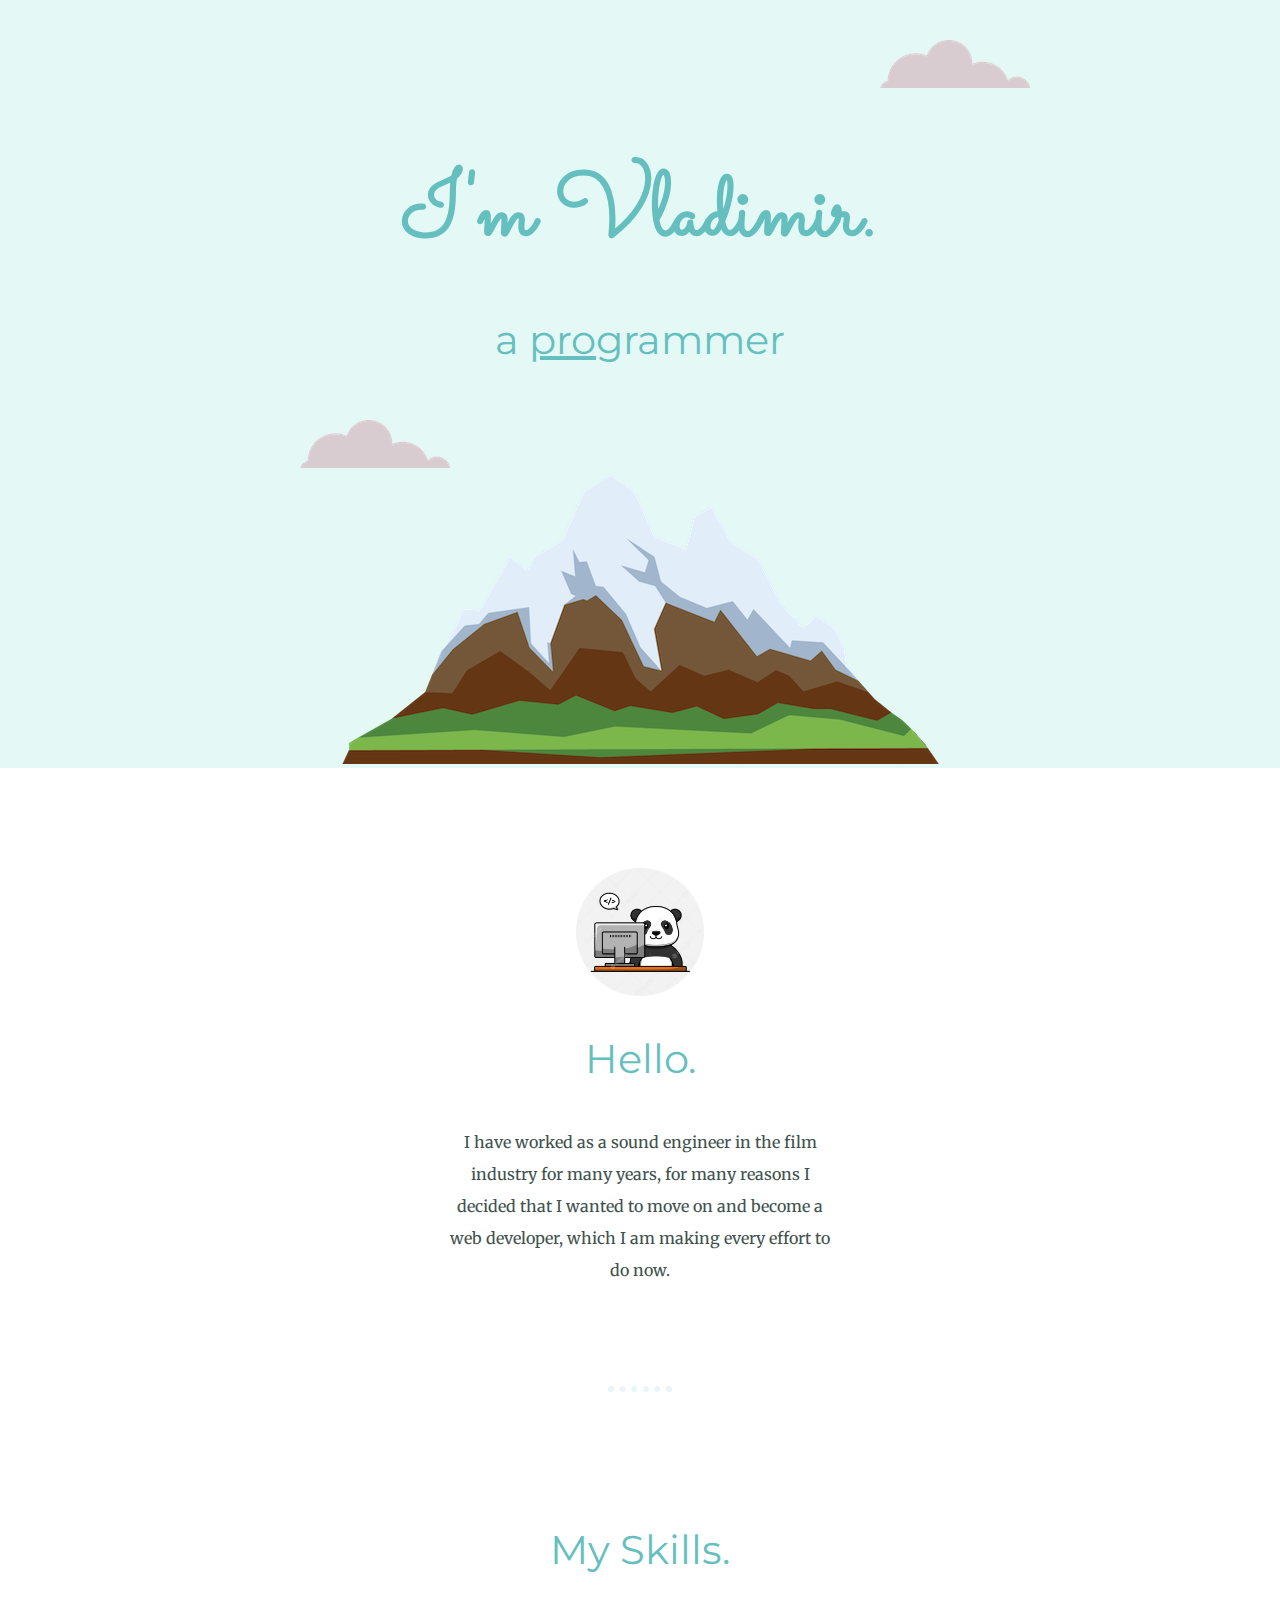
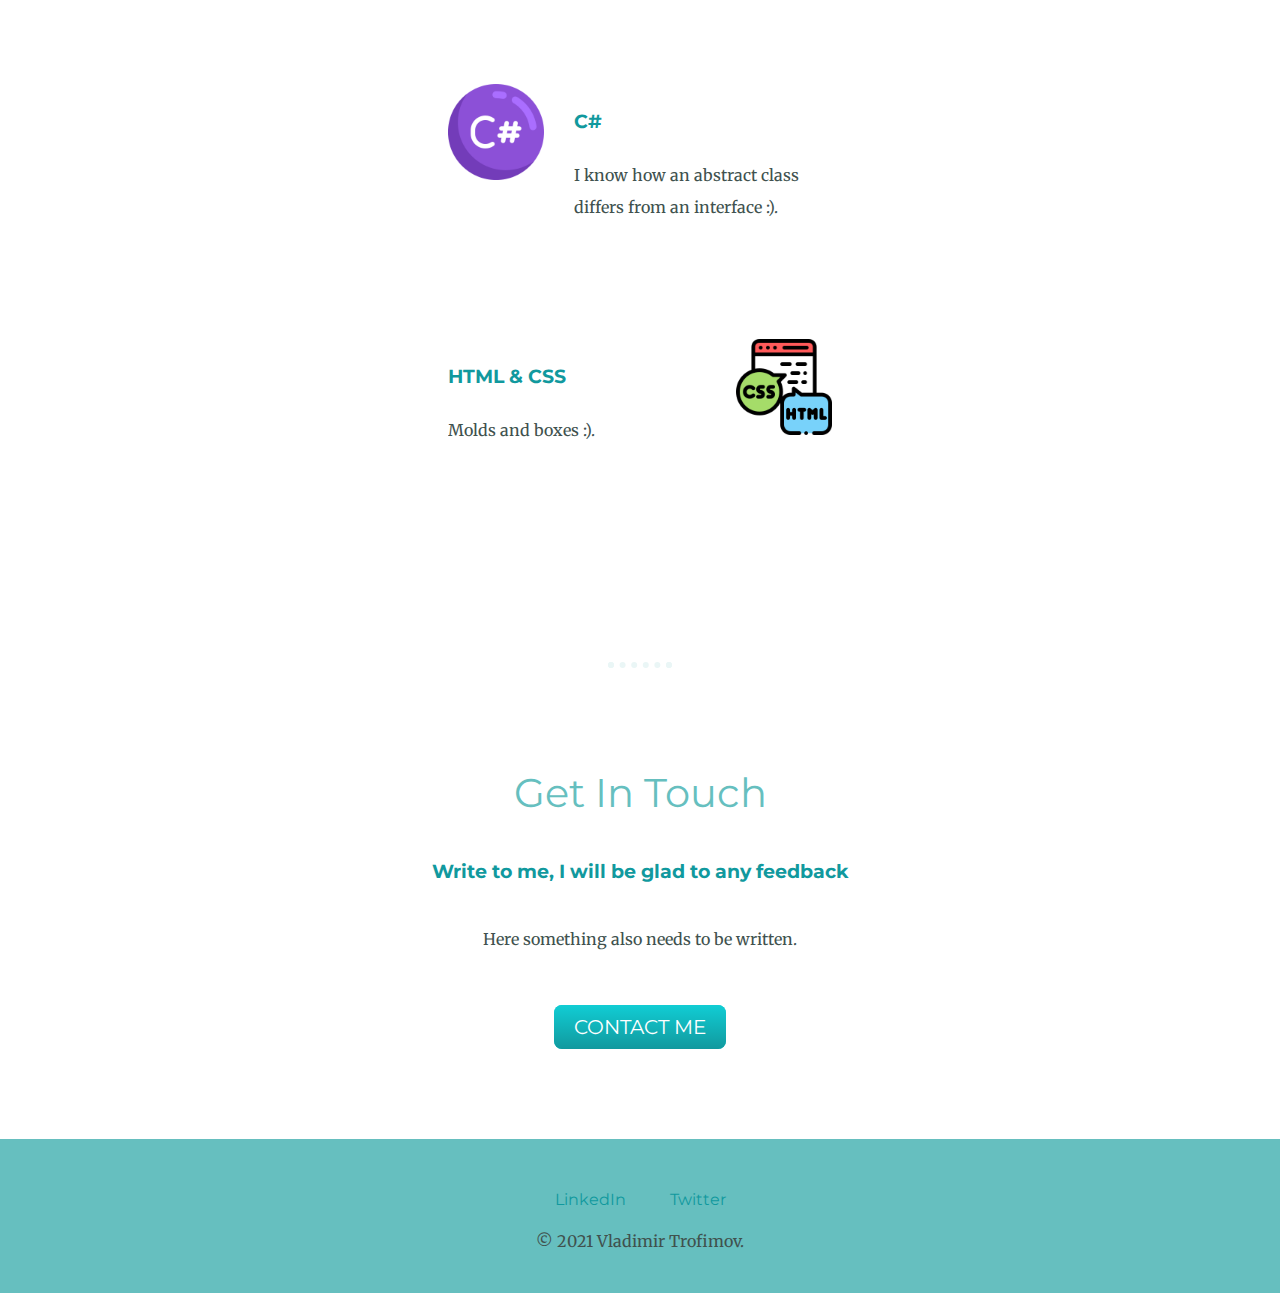
<file: CSS - My Site/index.html>
<!DOCTYPE html>
<html lang="en" dir="ltr">
  <head>
    <meta charset="utf-8">
    <title>Vladimir Trofimov</title>
    <link rel="stylesheet" href="css/styles.css">
    <link rel="icon" href="images/favicon.ico">
<link href="https://fonts.googleapis.com/css2?family=Merriweather:wght@300&family=Montserrat:wght@100&family=Sacramento&display=swap" rel="stylesheet">
  </head>

  <body>
    <div class="top-container">
      <img class = "top-cloud"src="images/cloud.png" alt="cloud-img">
      <h1>I'm Vladimir.</h1>
      <h2>a <span class = "pro">pro</span>grammer</h2>
      <img class = "bottom-cloud" src="images/cloud.png" alt="cloud-img">
      <img src="images/mountain.png" alt="mountain-img">
    </div>
    <div class="middle-container">
      <div class="profile">
        <img src="images/Panda.png" alt="Panda-img" width="10%">
        <h2>Hello.</h2>
        <p class="intro">I have worked as a sound engineer in the film industry for many years, for many reasons I decided that I wanted to move on and become a web developer, which I am making every effort to do now.</p>
      </div>
      <hr>
      <div class="skills">
        <h2>My Skills.</h2>
        <div class="skill-row">
          <img class="sharp-img" src="images/Csharp.png" alt="C#-img">
          <h3>C#</h3>
          <p class="code-skill-description">I know how an abstract class differs from an interface :).</p>
        </div>
        <div class="skill-row">
          <img class="hs-img" src="images/HTMLCSS.png" alt="html/css-img">
          <h3>HTML & CSS</h3>
          <p class="hs-skill-description">Molds and boxes :).</p>
        </div>
      </div>
      <hr>
      <div class="contact-me">
        <h2>Get In Touch</h2>
        <h3>Write to me, I will be glad to any feedback</h3>
        <p class="contact-message">Here something also needs to be written.</p>
        <a class="btn" href="Panda@pandamail.com">CONTACT ME</a>
      </div>
    </div>


    <div class="bottom-container">
      <a class="footer-link" href="https://www.linkedin.com/">LinkedIn</a>
      <a class="footer-link" href="https://twitter.com/">Twitter</a>
      <p>© 2021 Vladimir Trofimov.</p>
    </div>


  </body>
</html>
</file>
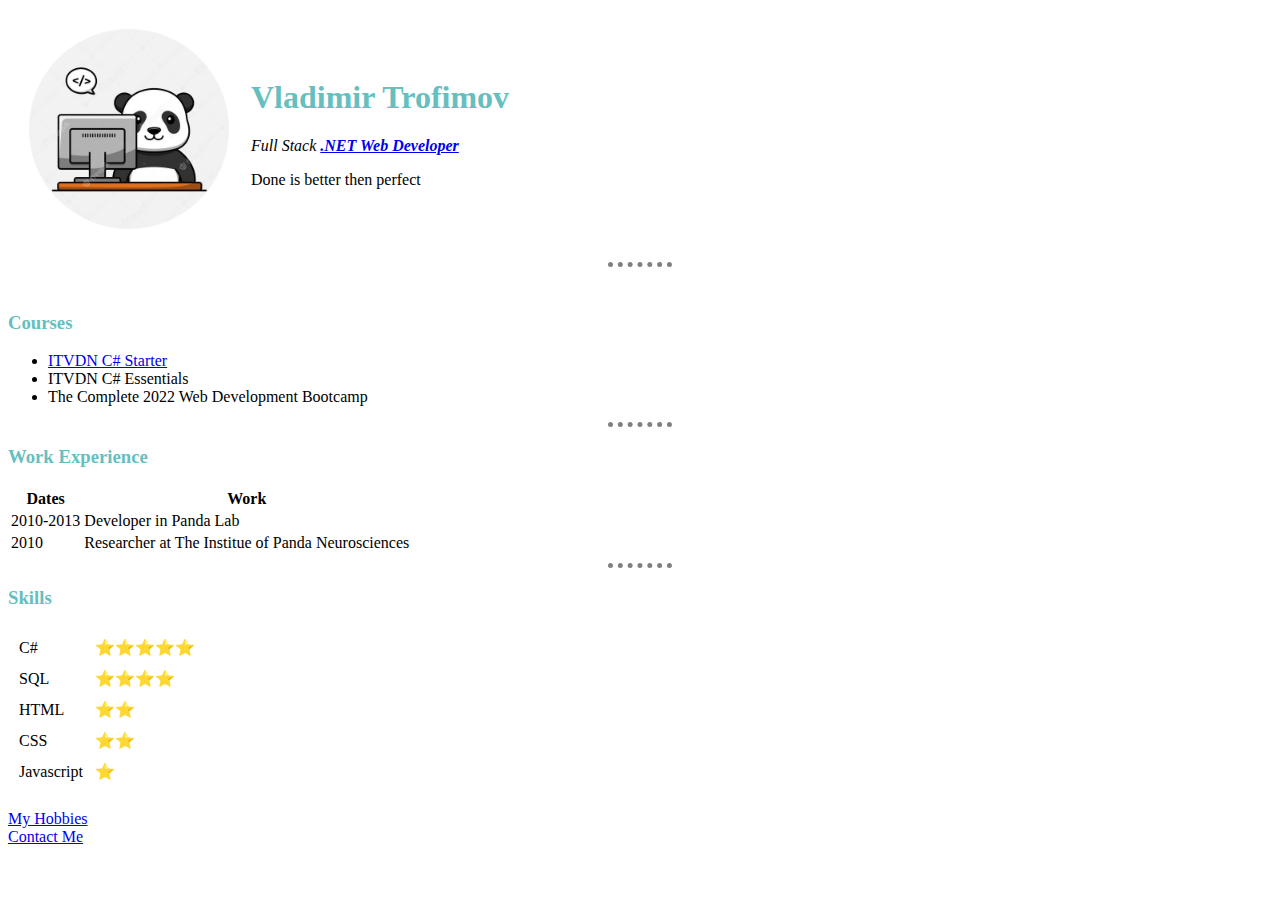
<file: HTML - Personal Site/index.html>
<!DOCTYPE html>
<html>

<head>
  <meta charset="utf-8">
  <title>ⓥMy Personal Siteⓥ</title>
  <link rel="stylesheet" href="css/style.css">

</head>

<body>
  <table cellspacing="20">
    <tr>
      <td><img src="images/Panda.png" alt="Vladimir profile picture"></td>
      <td>
        <h1>Vladimir Trofimov</h1>
        <p><em>Full Stack <strong><a href="https://dotnet.microsoft.com/apps/aspnet">.NET Web Developer</a></strong></em></p>
        <p>Done is better then perfect</p>
      </td>
    </tr>
  </table>
  <hr>
  <br>
  <h3>Courses</h3>
  <ul>
    <li><a href="https://itvdn.com/ru/video/procedural-programming-csharp">ITVDN C# Starter</a></li>
    <li>ITVDN C# Essentials</li>
    <li>The Complete 2022 Web Development Bootcamp</li>
  </ul>
  <hr>
  <h3>Work Experience</h3>
  <table>
    <thead>
      <tr>
        <th>Dates</th>
        <th>Work</th>
      </tr>
    </thead>
    <tbody>
    </tbody>
    <tfoot>
    </tfoot>
    <tr>
      <td>2010-2013</td>
      <td>Developer in Panda Lab</td>
    </tr>
    <tr>
      <td>2010</td>
      <td>Researcher at The Institue of Panda Neurosciences</td>
    </tr>
  </table>
  <hr>
  <h3>Skills</h3>
  <table cellspacing="10">
    <tr>
      <td>C#</td>
      <td>⭐⭐⭐⭐⭐</td>
    </tr>
    <tr>
      <td>SQL</td>
      <td>⭐⭐⭐⭐</td>
    </tr>
    <tr>
      <td>HTML</td>
      <td>⭐⭐</td>
    </tr>
    <tr>
      <td>CSS</td>
      <td>⭐⭐</td>
    </tr>
    <tr>
      <td>Javascript</td>
      <td>⭐</td>
    </tr>
  </table>
  <br>
  <a href="hobbies.html">My Hobbies</a>
  <br>
  <a href="contacts.html">Contact Me</a>
</body>

</html>
</file>
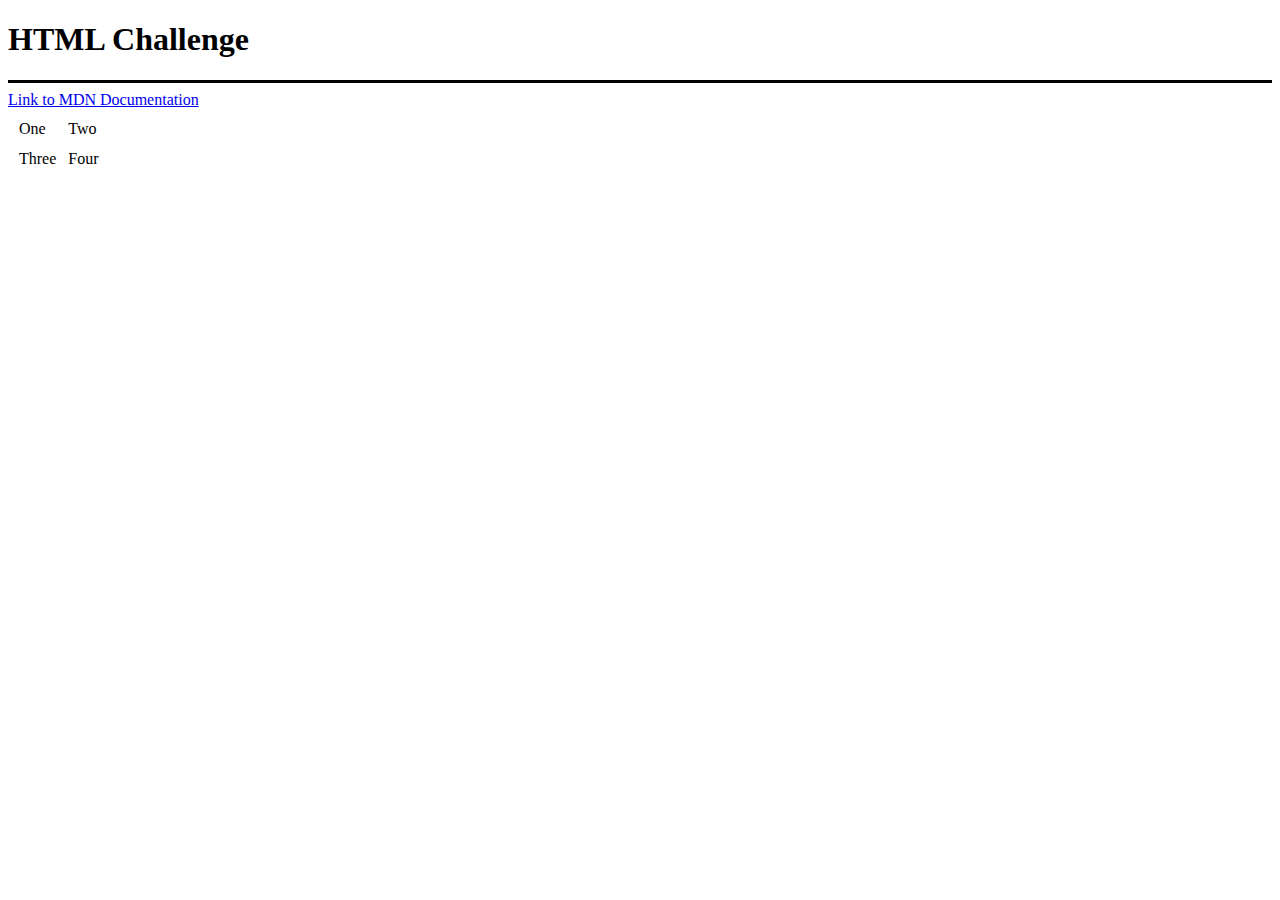
<file: HTML - Personal Site/Coding Exercise 1.html>
<!DOCTYPE html>
<html lang="en" dir="ltr">
  <head>
    <meta charset="utf-8">
    <title></title>
  </head>
  <body>
    <h1>HTML Challenge</h1>
    <hr size="3" color="black">
    <a href="https://developer.mozilla.org/en-US/">Link to MDN Documentation</a>
    <table cellspacing="10">
      <tr>
        <td>One</td>
        <td>Two</td>
      </tr>
      <tr>
        <td>Three</td>
        <td>Four</td>
    </table>
  </body>
</html>
</file>
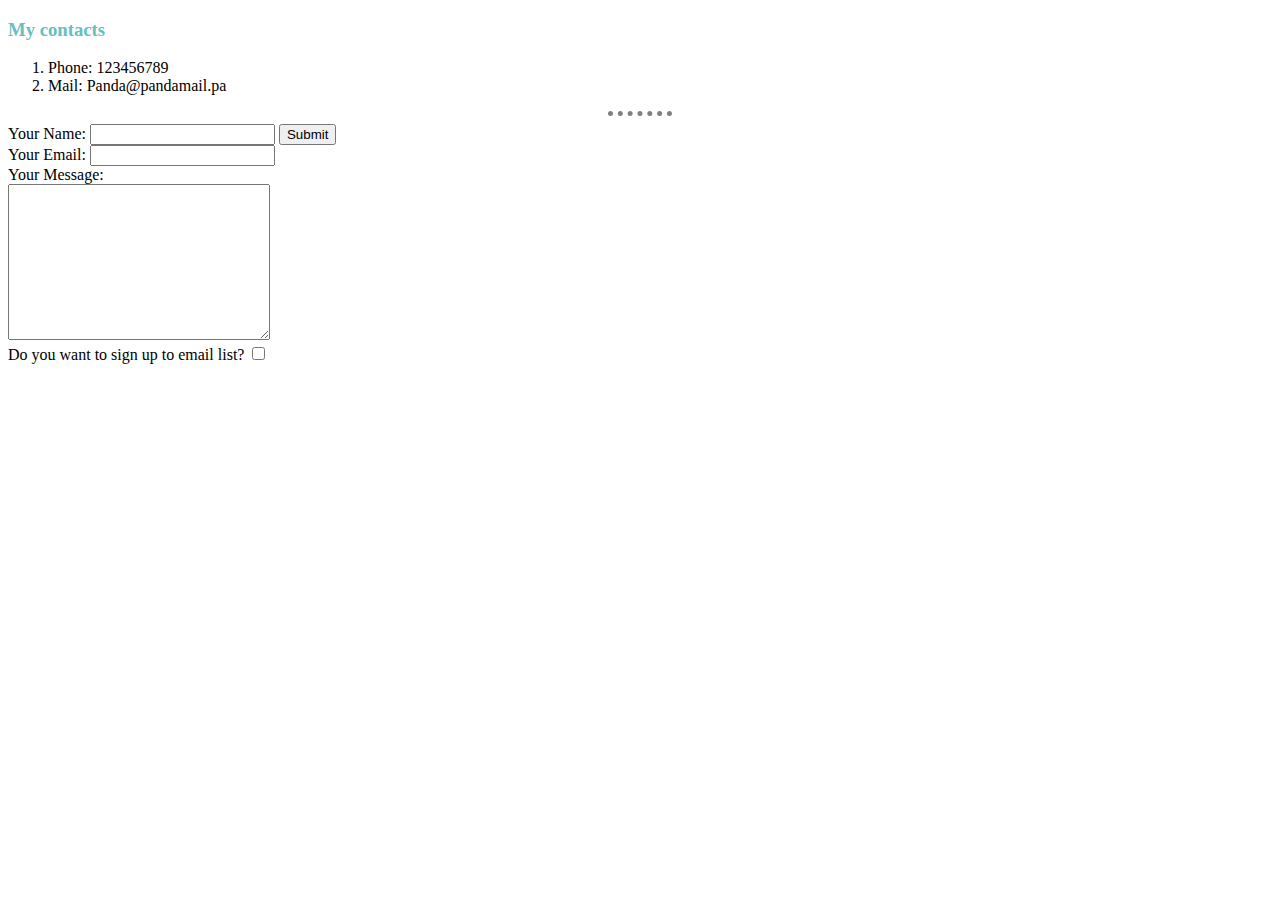
<file: HTML - Personal Site/contacts.html>
<!DOCTYPE html>
<html lang="en" dir="ltr">
  <head>
    <meta charset="utf-8">
    <title></title>
  </head>
  <body>
    <h3>My contacts</h3>
    <link rel="stylesheet" href="css/style.css">
    <ol>
      <li>Phone: 123456789</li>
      <li>Mail: Panda@pandamail.pa</li>
    </ol>
    <hr>
    <form class="" action="mailto:info@pandamail.com" method="post" enctype="text/plain">
      <label>Your Name:</label>
      <input type="text" name="yourName" value="">
      <!--<input type="color" name="" value=""> -->
      <input type="submit" name="">
      <br>
      <label>Your Email:</label>
      <input type="email" name="yourEmail" value=""><br>
      <label>Your Message:</label><br>
      <textarea name="yourName" rows="10" cols="30"></textarea><br>
      <label>Do you want to sign up to email list?</label>
      <input type="checkbox" name="" value=""><br>


    </form>
  </body>
</html>
</file>
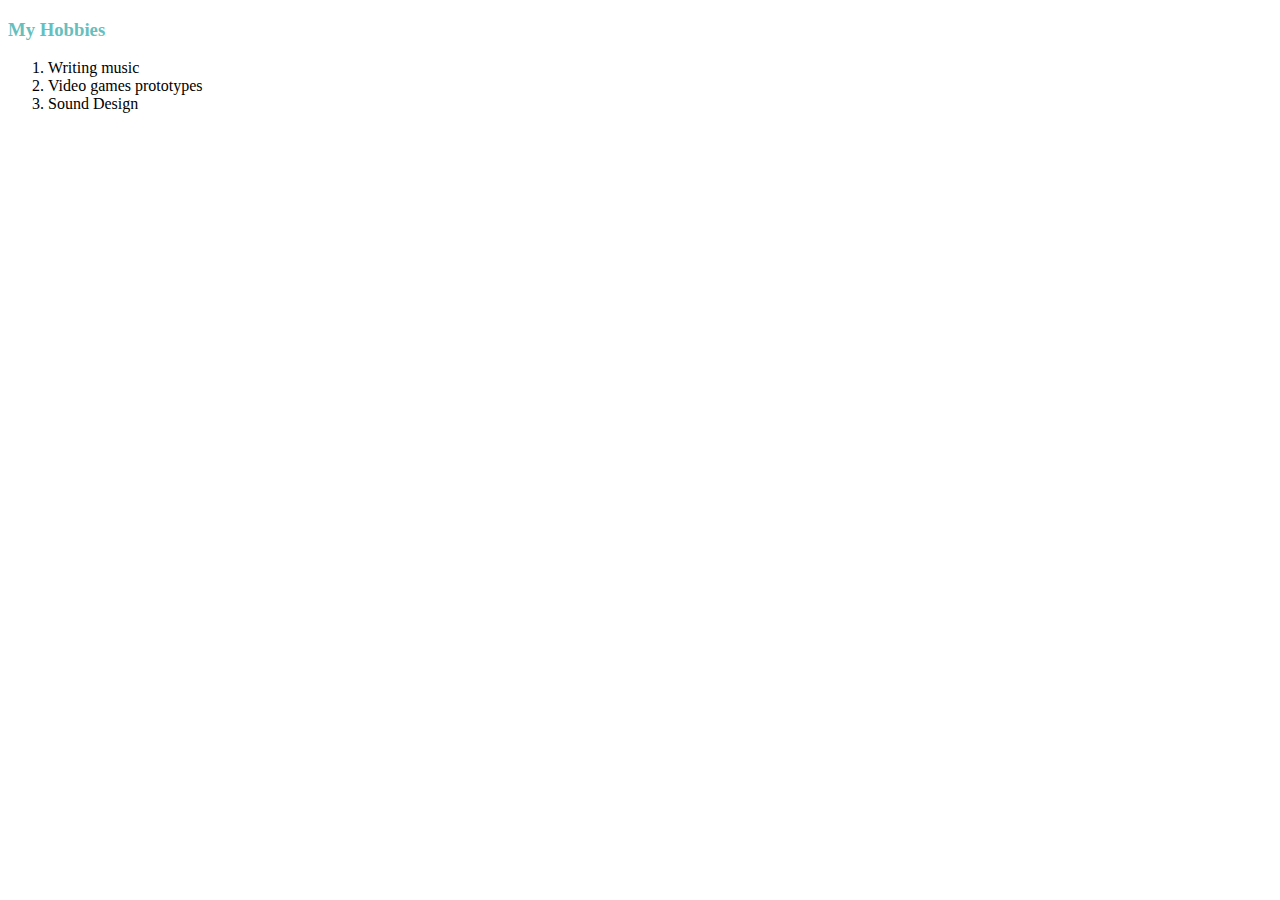
<file: HTML - Personal Site/hobbies.html>
<!DOCTYPE html>
<html lang="en" dir="ltr">
  <head>
    <meta charset="utf-8">
    <title>My Hobbies</title>
    <link rel="stylesheet" href="css/style.css">
  </head>
  <body>
    <h3>My Hobbies</h3>
    <ol>
      <li>Writing music</li>
      <li>Video games prototypes</li>
      <li>Sound Design</li>
    </ol>
  </body>
</html>
</file>
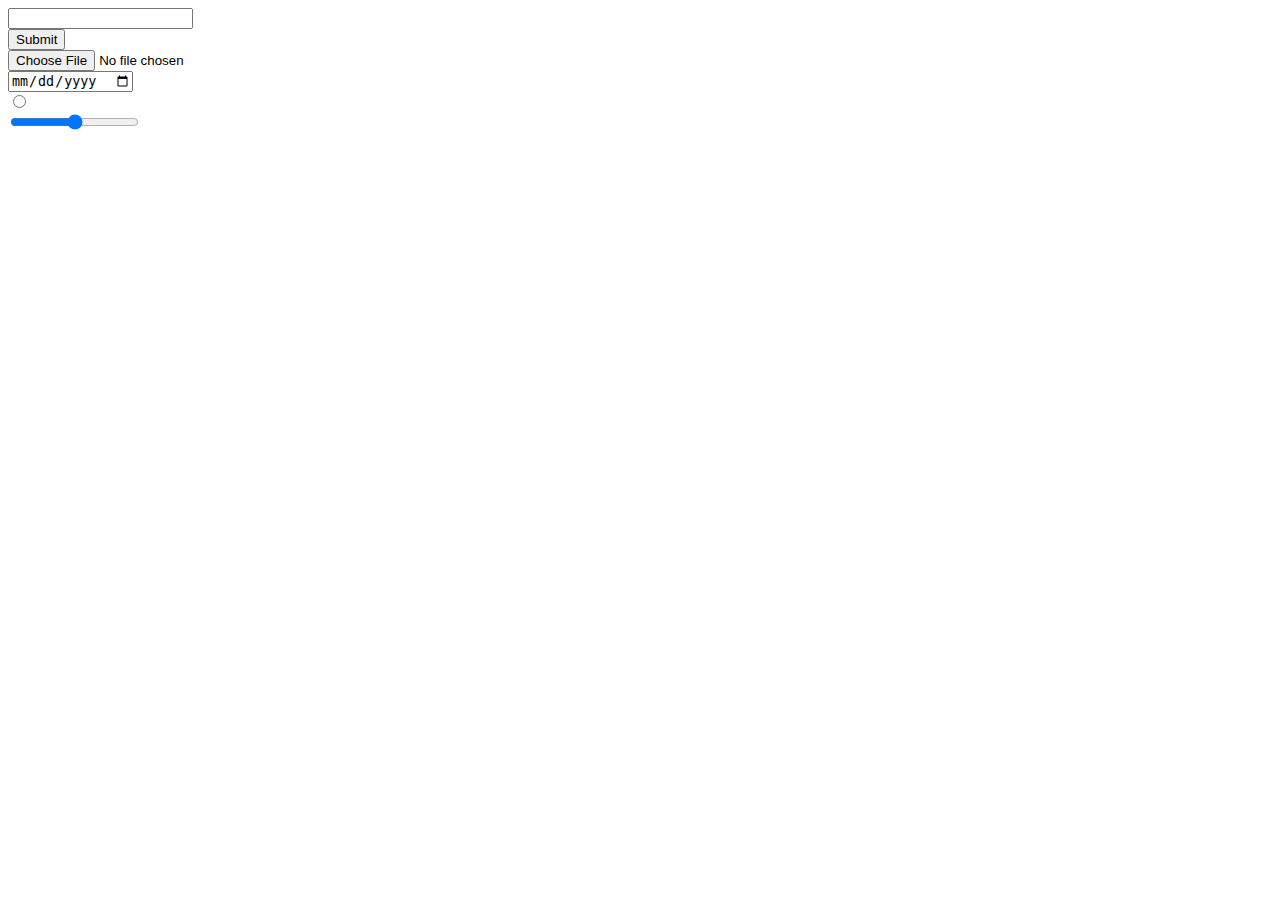
<file: HTML - Personal Site/inputs.html>
<!DOCTYPE html>
<html lang="en" dir="ltr">
  <head>
    <meta charset="utf-8">
    <title></title>
  </head>
  <body>
  <form>
    <input type="text"><br>
    <input type="submit"><br>
    <input type="file"><br>
    <input type="date"><br>
    <input type="radio"><br>
    <input type="range">
  </form>
  </body>
</html>
</file>
<file: CSS - My Site/css/styles.css>
body {
  color: #40514E;
  margin: 0;
  text-align: center;
  font-family: 'Merriweather', serif;
}

h1 {
  color: #66BFBF;
  font-size: 5.625rem;
  margin: 50px auto 0 auto;
  font-family: 'Sacramento', cursive;
}

h2 {
  color: #66BFBF;
  font-family: 'Montserrat', sans-serif;
  font-size: 2.5rem;
  font-weight: normal;
  padding-bottom: 10px;
}

h3 {
  color: #11999E;
  font-family: 'Montserrat', sans-serif;
}

p {
  line-height: 2;
}

a{
  color: #11999e;
  font-family: 'Montserrat', sans-serif;
  margin: 10px 20px;
  text-decoration: none;
}

a:hover{
  color: #EAF6F6;
}
hr {
  border: dotted #EAF6F6 6px;
  border-bottom: none;
  width: 4%;
  margin: 100px auto;
}

.middle-container {
  margin: 100px 0;
}

.top-container {
  background-color: #E4F9F5;
  position: relative;
  padding-top: 100px;
}

.bottom-container{
  background-color: #66BFBF;
  padding: 50px 0 20px;
}

.pro {
  text-decoration: underline;
}

.intro {
  width: 30%;
  margin: auto;
}

.contact-message {
  width: 40%;
  margin: 40px auto 60px;
}

.skills {
  margin-left: 20%;
  margin-right: 20%;
  overflow: auto;
}

.skill-row {
  width: 50%;
  margin: 100px auto 100px auto;
  text-align: left;
  line-height: 2;
  overflow: auto;
  content: "";
  clear: both;
  display: table;
}

.sharp-img {
  width: 25%;
  float: left;
  margin-right: 30px;
}

.hs-img {
  width: 25%;
  float: right;
  margin-left: 30px;
}

.code-skill-description {
  overflow: hidden;
}

.hs-skill-description {
  overflow: hidden;
}

.top-cloud {
  position: absolute;
  right: 250px;
  top: 40px;
}

.bottom-cloud {
  position: absolute;
  left: 300px;
  bottom: 300px;
}

.btn {
  background: #11cdd4;
  background-image: -webkit-linear-gradient(top, #11cdd4, #11999e);
  background-image: -moz-linear-gradient(top, #11cdd4, #11999e);
  background-image: -ms-linear-gradient(top, #11cdd4, #11999e);
  background-image: -o-linear-gradient(top, #11cdd4, #11999e);
  background-image: linear-gradient(to bottom, #11cdd4, #11999e);
  -webkit-border-radius: 8;
  -moz-border-radius: 8;
  border-radius: 8px;
  font-family: 'Montserrat', sans-serif;
  color: #ffffff;
  font-size: 20px;
  padding: 10px 20px 10px 20px;
  text-decoration: none;
}

.btn:hover {
  background: #30e3cb;
  background-image: -webkit-linear-gradient(top, #30e3cb, #2bc4ad);
  background-image: -moz-linear-gradient(top, #30e3cb, #2bc4ad);
  background-image: -ms-linear-gradient(top, #30e3cb, #2bc4ad);
  background-image: -o-linear-gradient(top, #30e3cb, #2bc4ad);
  background-image: linear-gradient(to bottom, #30e3cb, #2bc4ad);
  text-decoration: none;
}
</file>
<file: HTML - Personal Site/css/style.css>
<style>
  body
  {
    background-color: #EAF6F6;
  }
h1
{
  color: #66BFBF;
}

h3
{
  color: #66BFBF;
}
  hr
  {
    border-style: none;
    border-top-style: dotted;
    border-color: grey;
    border-width: 5px;
    width: 5%;
  }

  img{
    height: 200px;
  }
</style>
</file>
